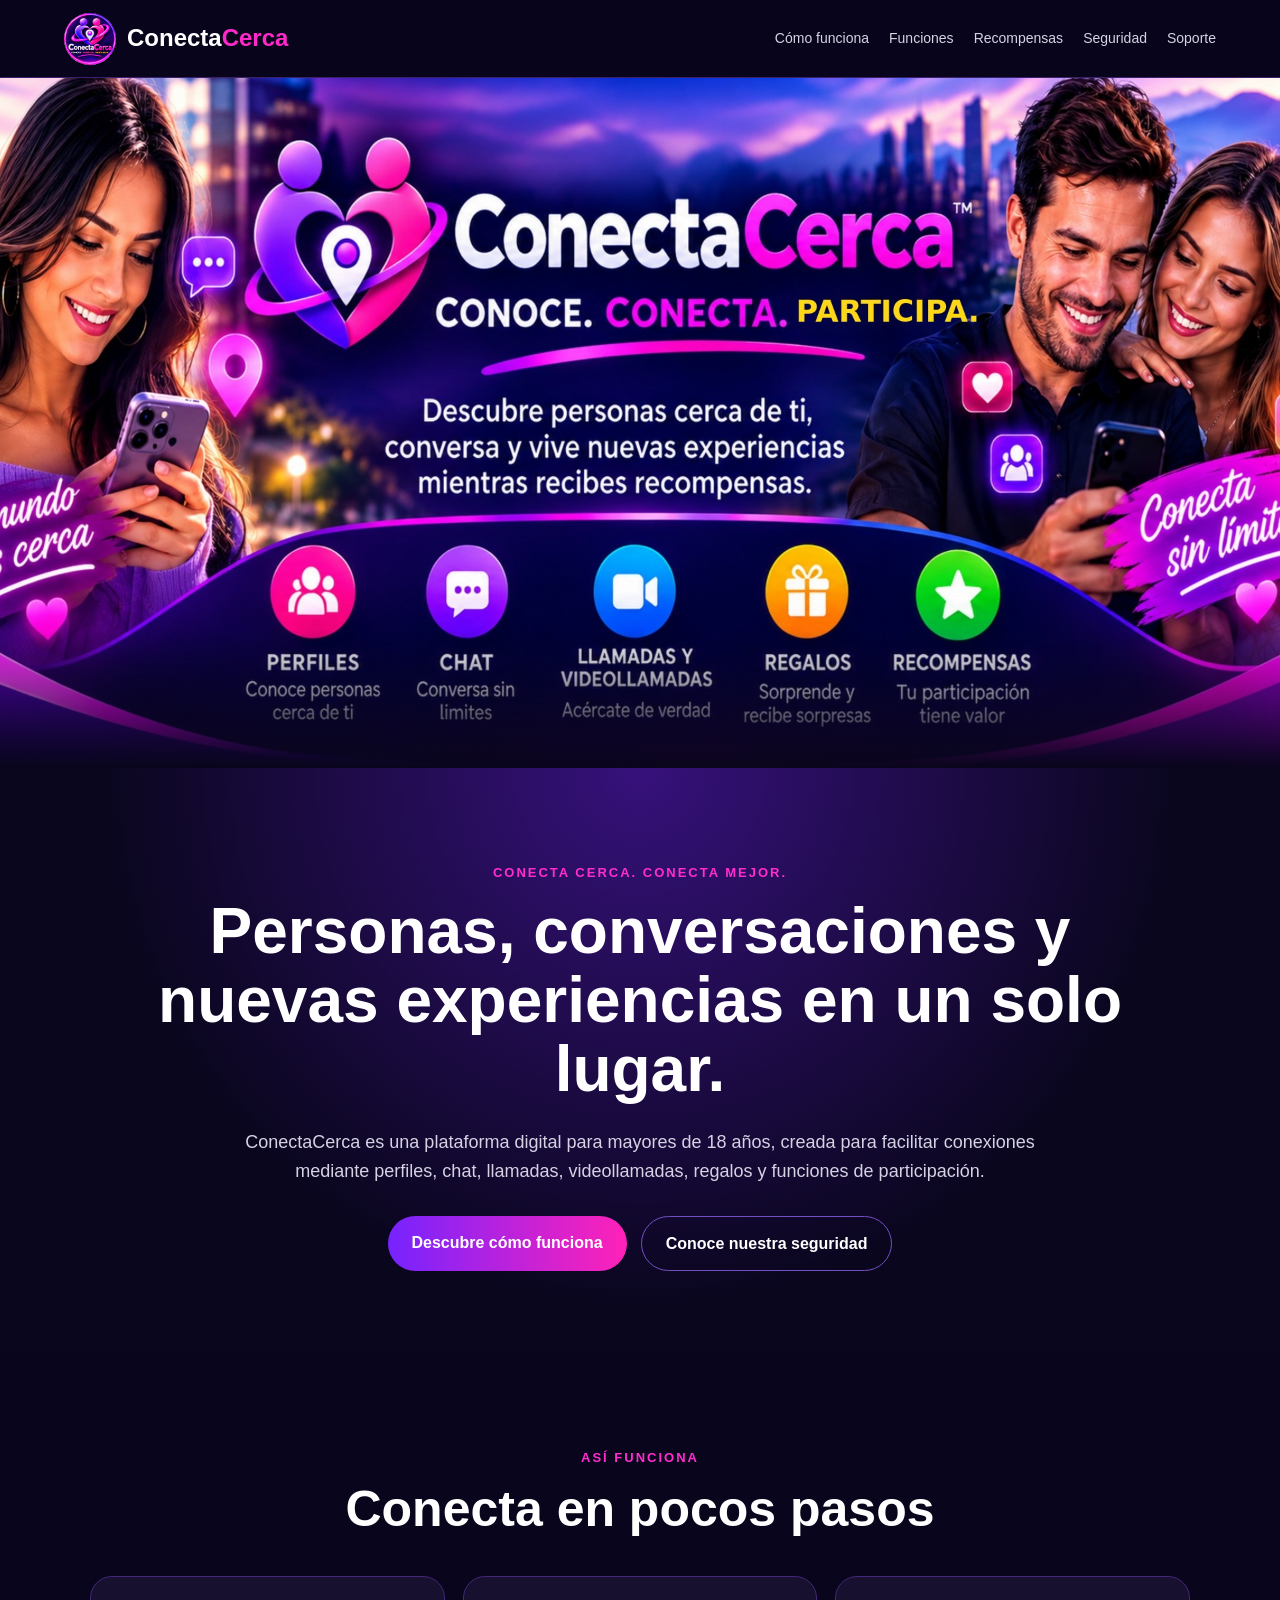
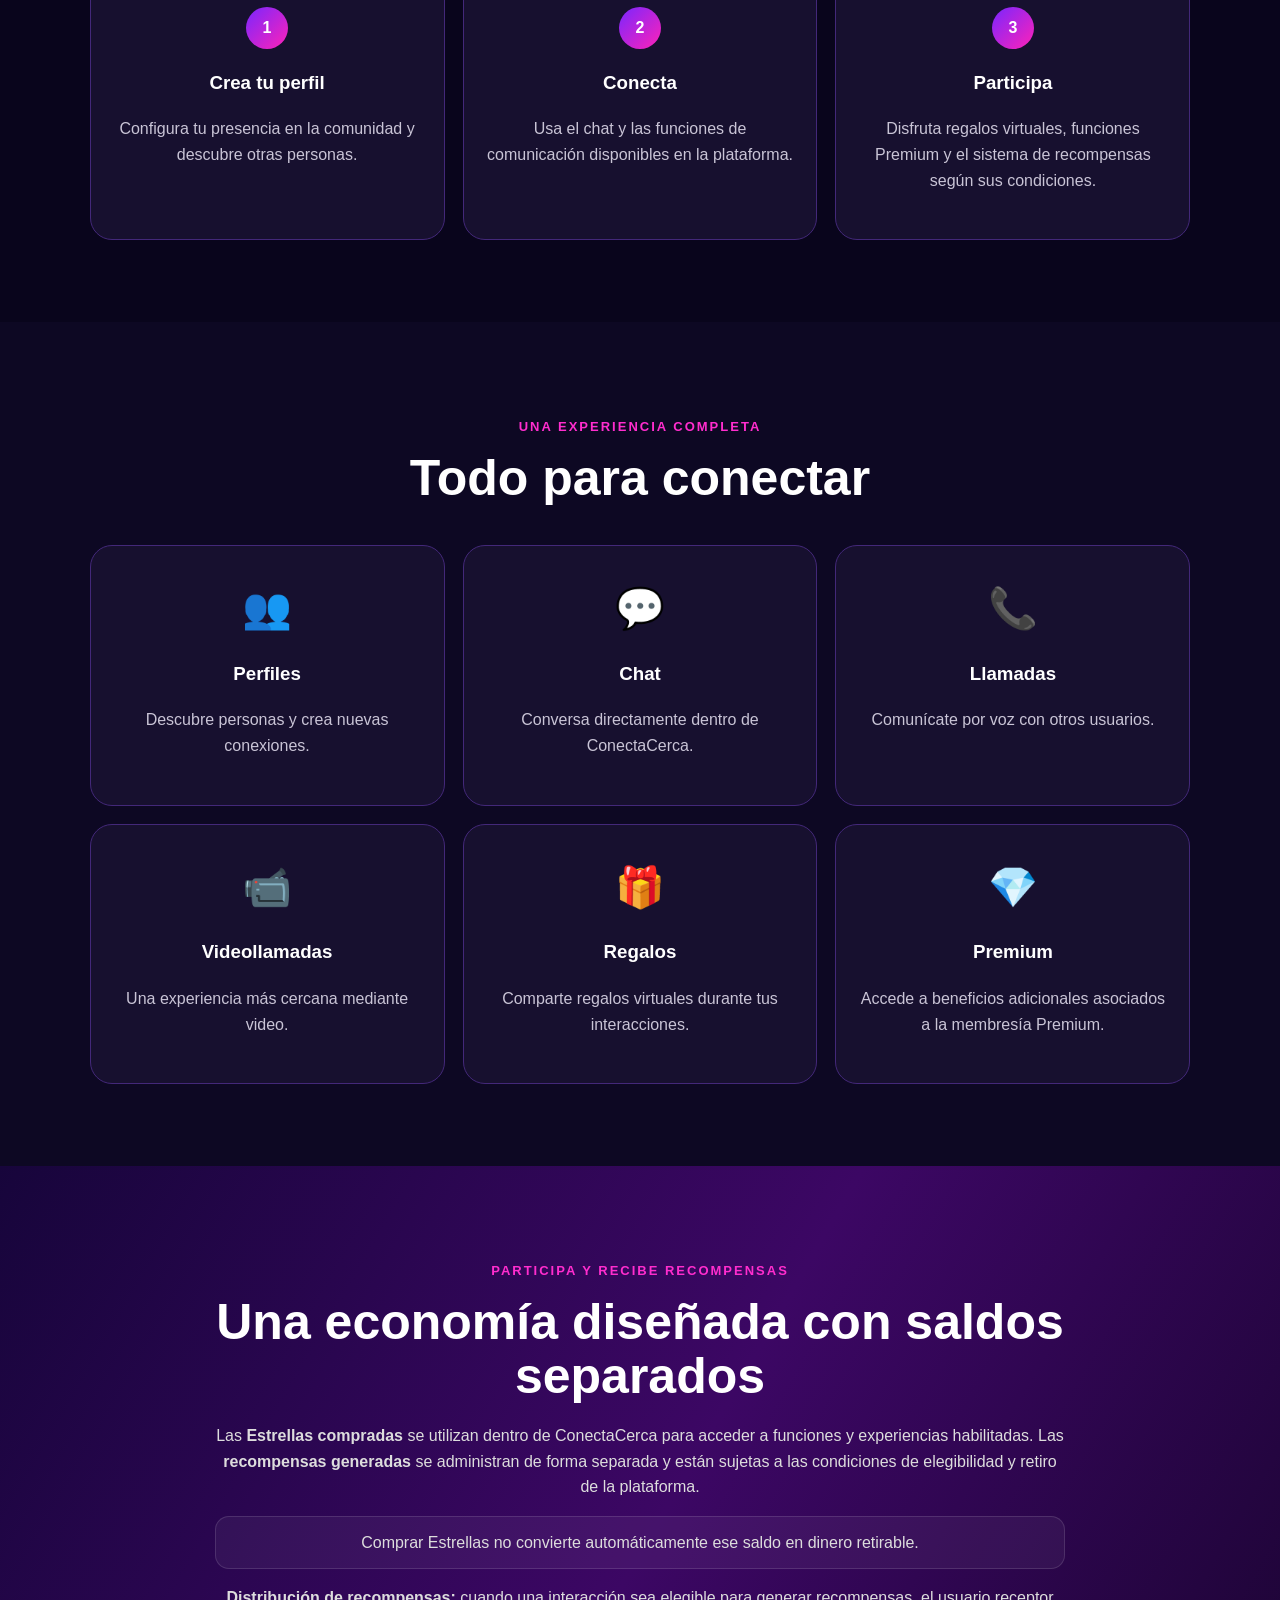
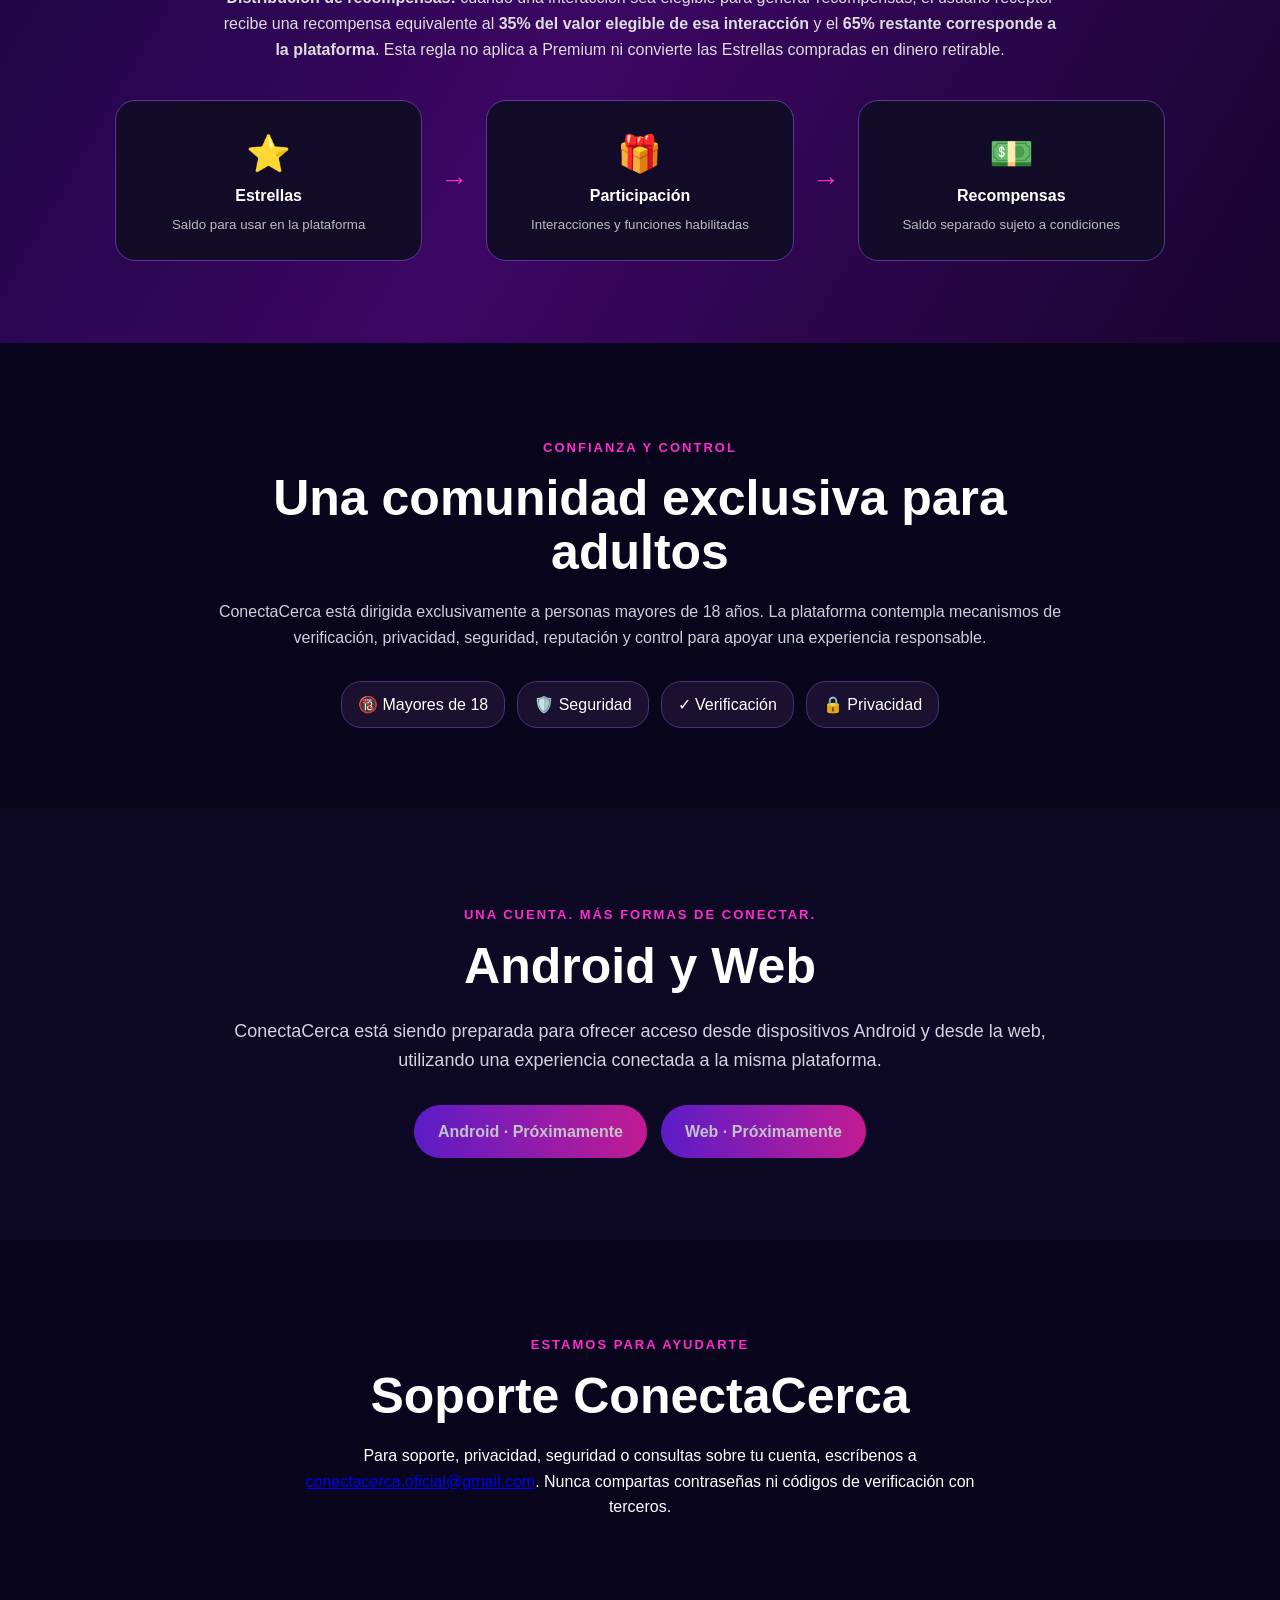
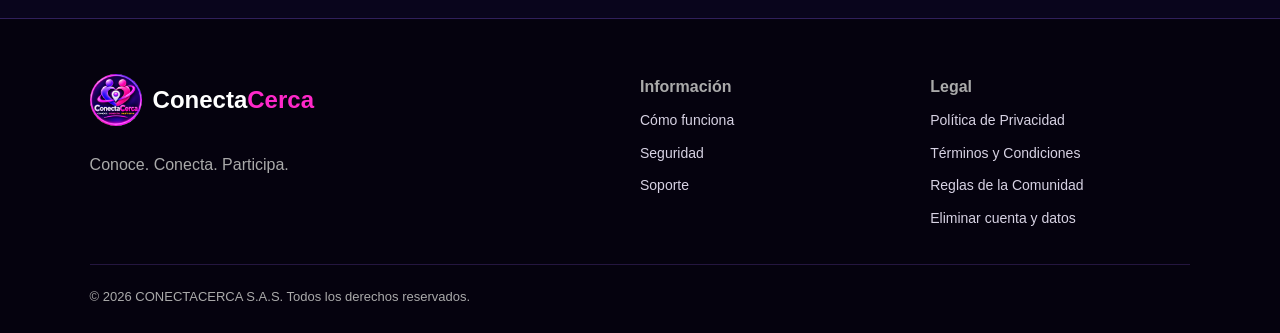
<file: index.html>
<!doctype html>
<html lang="es">
<head>
<meta charset="utf-8"><meta name="viewport" content="width=device-width,initial-scale=1">
<meta name="description" content="ConectaCerca: plataforma para mayores de 18 años con perfiles, chat, llamadas, videollamadas, regalos y recompensas.">
<title>ConectaCerca | Conoce. Conecta. Participa.</title>
<link rel="stylesheet" href="styles.css">
</head>
<body>
<header class="topbar">
<a class="brand" href="#inicio"><img src="logo-conectacerca.jpg" alt="Logo ConectaCerca"><b>Conecta<span>Cerca</span></b></a>
<nav><a href="#como">Cómo funciona</a><a href="#funciones">Funciones</a><a href="#recompensas">Recompensas</a><a href="#seguridad">Seguridad</a><a href="#soporte">Soporte</a></nav>
</header>

<main id="inicio">
<section class="hero">
<img src="portada-conectacerca.jpg" alt="ConectaCerca - Conoce, conecta y participa">
<div class="heroShade"></div>
</section>

<section class="intro">
<p class="eyebrow">CONECTA CERCA. CONECTA MEJOR.</p>
<h1>Personas, conversaciones y nuevas experiencias en un solo lugar.</h1>
<p class="lead">ConectaCerca es una plataforma digital para mayores de 18 años, creada para facilitar conexiones mediante perfiles, chat, llamadas, videollamadas, regalos y funciones de participación.</p>
<div class="actions"><a class="btn" href="#como">Descubre cómo funciona</a><a class="btn ghost" href="#seguridad">Conoce nuestra seguridad</a></div>
</section>

<section id="como" class="section">
<p class="eyebrow">ASÍ FUNCIONA</p><h2>Conecta en pocos pasos</h2>
<div class="steps">
<article><span>1</span><h3>Crea tu perfil</h3><p>Configura tu presencia en la comunidad y descubre otras personas.</p></article>
<article><span>2</span><h3>Conecta</h3><p>Usa el chat y las funciones de comunicación disponibles en la plataforma.</p></article>
<article><span>3</span><h3>Participa</h3><p>Disfruta regalos virtuales, funciones Premium y el sistema de recompensas según sus condiciones.</p></article>
</div>
</section>

<section id="funciones" class="section alt">
<p class="eyebrow">UNA EXPERIENCIA COMPLETA</p><h2>Todo para conectar</h2>
<div class="cards">
<article><div class="icon">👥</div><h3>Perfiles</h3><p>Descubre personas y crea nuevas conexiones.</p></article>
<article><div class="icon">💬</div><h3>Chat</h3><p>Conversa directamente dentro de ConectaCerca.</p></article>
<article><div class="icon">📞</div><h3>Llamadas</h3><p>Comunícate por voz con otros usuarios.</p></article>
<article><div class="icon">📹</div><h3>Videollamadas</h3><p>Una experiencia más cercana mediante video.</p></article>
<article><div class="icon">🎁</div><h3>Regalos</h3><p>Comparte regalos virtuales durante tus interacciones.</p></article>
<article><div class="icon">💎</div><h3>Premium</h3><p>Accede a beneficios adicionales asociados a la membresía Premium.</p></article>
</div>
</section>

<section id="recompensas" class="section economy">
<div class="economyText"><p class="eyebrow">PARTICIPA Y RECIBE RECOMPENSAS</p><h2>Una economía diseñada con saldos separados</h2>
<p>Las <strong>Estrellas compradas</strong> se utilizan dentro de ConectaCerca para acceder a funciones y experiencias habilitadas. Las <strong>recompensas generadas</strong> se administran de forma separada y están sujetas a las condiciones de elegibilidad y retiro de la plataforma.</p>
<p class="note">Comprar Estrellas no convierte automáticamente ese saldo en dinero retirable.</p>
          <p><strong>Distribución de recompensas:</strong> cuando una interacción sea elegible para generar recompensas, el usuario receptor recibe una recompensa equivalente al <strong>35% del valor elegible de esa interacción</strong> y el <strong>65% restante corresponde a la plataforma</strong>. Esta regla no aplica a Premium ni convierte las Estrellas compradas en dinero retirable.</p></div>
<div class="balance">
<div><span>⭐</span><b>Estrellas</b><small>Saldo para usar en la plataforma</small></div>
<div class="arrow">→</div>
<div><span>🎁</span><b>Participación</b><small>Interacciones y funciones habilitadas</small></div>
<div class="arrow">→</div>
<div><span>💵</span><b>Recompensas</b><small>Saldo separado sujeto a condiciones</small></div>
</div>
</section>

<section id="seguridad" class="section safety">
<div><p class="eyebrow">CONFIANZA Y CONTROL</p><h2>Una comunidad exclusiva para adultos</h2>
<p>ConectaCerca está dirigida exclusivamente a personas mayores de 18 años. La plataforma contempla mecanismos de verificación, privacidad, seguridad, reputación y control para apoyar una experiencia responsable.</p>
<div class="badges"><span>🔞 Mayores de 18</span><span>🛡️ Seguridad</span><span>✓ Verificación</span><span>🔒 Privacidad</span></div></div>
</section>

<section class="section access">
<p class="eyebrow">UNA CUENTA. MÁS FORMAS DE CONECTAR.</p><h2>Android y Web</h2>
<p class="lead">ConectaCerca está siendo preparada para ofrecer acceso desde dispositivos Android y desde la web, utilizando una experiencia conectada a la misma plataforma.</p>
<div class="actions"><span class="btn disabled">Android · Próximamente</span><span class="btn disabled">Web · Próximamente</span></div>
</section>

<section id="soporte" class="section support">
<p class="eyebrow">ESTAMOS PARA AYUDARTE</p><h2>Soporte ConectaCerca</h2>
<p>Para soporte, privacidad, seguridad o consultas sobre tu cuenta, escríbenos a <a href="mailto:conectacerca.oficial@gmail.com">conectacerca.oficial@gmail.com</a>. Nunca compartas contraseñas ni códigos de verificación con terceros.</p>
</section>
</main>

<footer>
<div class="footerGrid">
<div><div class="brand"><img src="logo-conectacerca.jpg" alt=""><b>Conecta<span>Cerca</span></b></div><p>Conoce. Conecta. Participa.</p></div>
<div><b>Información</b><a href="#como">Cómo funciona</a><a href="#seguridad">Seguridad</a><a href="#soporte">Soporte</a></div>
<div><b>Legal</b><a href="privacidad.html">Política de Privacidad</a><a href="terminos.html">Términos y Condiciones</a><a href="reglas.html">Reglas de la Comunidad</a><a href="eliminar-cuenta.html">Eliminar cuenta y datos</a></div>
</div>
<div class="copyright">© 2026 CONECTACERCA S.A.S. Todos los derechos reservados.</div>
</footer>
</body></html>
</file>
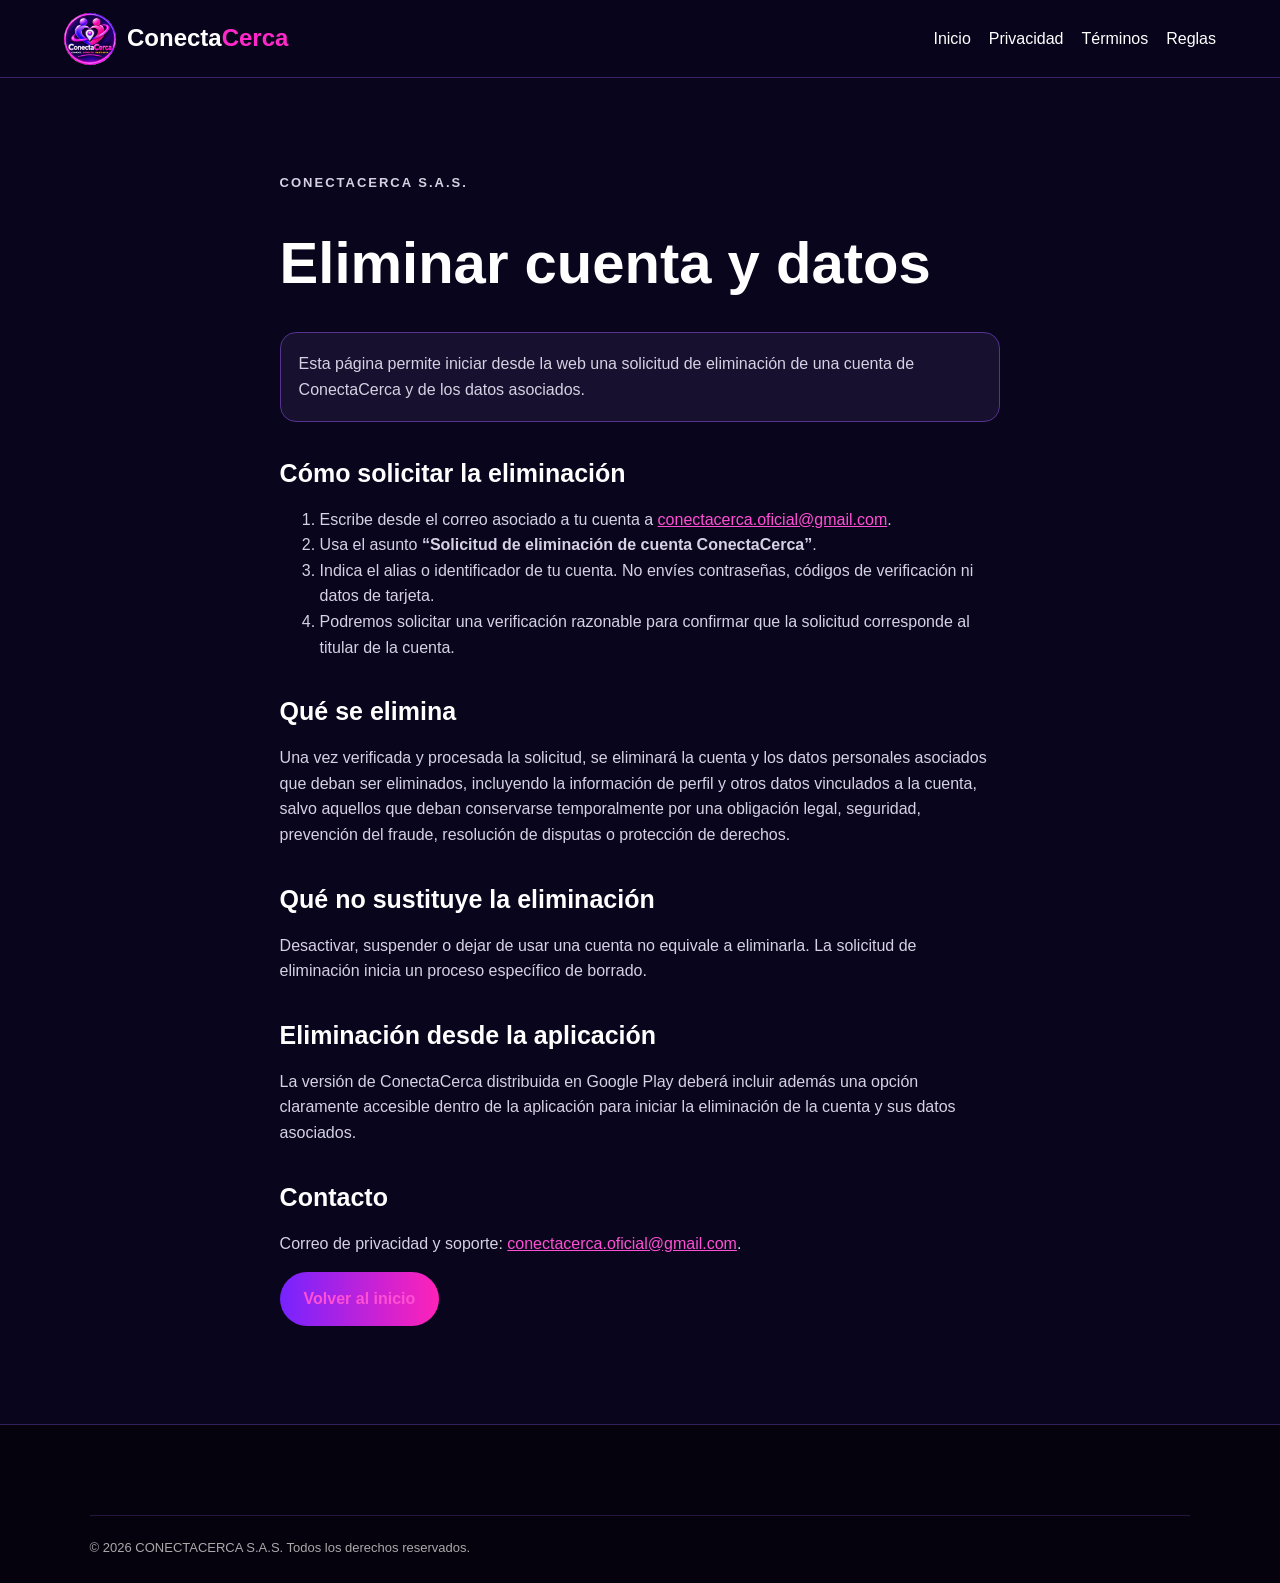
<file: eliminar-cuenta.html>
<!doctype html>
<html lang="es"><head><meta charset="utf-8"><meta name="viewport" content="width=device-width,initial-scale=1">
<title>Eliminar cuenta y datos | ConectaCerca</title><link rel="stylesheet" href="styles.css">
<style>.legal{max-width:900px;margin:auto;text-align:left}.legal h1{font-size:clamp(38px,5vw,58px);line-height:1.05}.legal h2{font-size:25px;margin-top:38px}.legal p,.legal li{color:#d6d1e3}.legal .notice{background:#17102f;border:1px solid #55338f;border-radius:16px;padding:18px}.legal a{color:#ff4fd4}.legal ul{padding-left:24px}.legalnav{display:flex;gap:18px;flex-wrap:wrap}.legalnav a{color:#fff;text-decoration:none}</style></head>
<body><header class="topbar"><a class="brand" href="index.html"><img src="logo-conectacerca.jpg" alt="Logo ConectaCerca"><b>Conecta<span>Cerca</span></b></a><div class="legalnav"><a href="index.html">Inicio</a><a href="privacidad.html">Privacidad</a><a href="terminos.html">Términos</a><a href="reglas.html">Reglas</a></div></header>
<main class="section legal"><p class="eyebrow">CONECTACERCA S.A.S.</p><h1>Eliminar cuenta y datos</h1>
<p class="notice">Esta página permite iniciar desde la web una solicitud de eliminación de una cuenta de ConectaCerca y de los datos asociados.</p>
<h2>Cómo solicitar la eliminación</h2><ol><li>Escribe desde el correo asociado a tu cuenta a <a href="mailto:conectacerca.oficial@gmail.com?subject=Solicitud%20de%20eliminaci%C3%B3n%20de%20cuenta%20ConectaCerca">conectacerca.oficial@gmail.com</a>.</li><li>Usa el asunto <strong>“Solicitud de eliminación de cuenta ConectaCerca”</strong>.</li><li>Indica el alias o identificador de tu cuenta. No envíes contraseñas, códigos de verificación ni datos de tarjeta.</li><li>Podremos solicitar una verificación razonable para confirmar que la solicitud corresponde al titular de la cuenta.</li></ol>
<h2>Qué se elimina</h2><p>Una vez verificada y procesada la solicitud, se eliminará la cuenta y los datos personales asociados que deban ser eliminados, incluyendo la información de perfil y otros datos vinculados a la cuenta, salvo aquellos que deban conservarse temporalmente por una obligación legal, seguridad, prevención del fraude, resolución de disputas o protección de derechos.</p>
<h2>Qué no sustituye la eliminación</h2><p>Desactivar, suspender o dejar de usar una cuenta no equivale a eliminarla. La solicitud de eliminación inicia un proceso específico de borrado.</p>
<h2>Eliminación desde la aplicación</h2><p>La versión de ConectaCerca distribuida en Google Play deberá incluir además una opción claramente accesible dentro de la aplicación para iniciar la eliminación de la cuenta y sus datos asociados.</p>
<h2>Contacto</h2><p>Correo de privacidad y soporte: <a href="mailto:conectacerca.oficial@gmail.com">conectacerca.oficial@gmail.com</a>.</p>
<p><a class="btn" href="index.html">Volver al inicio</a></p></main><footer><div class="copyright">© 2026 CONECTACERCA S.A.S. Todos los derechos reservados.</div></footer></body></html>
</file>
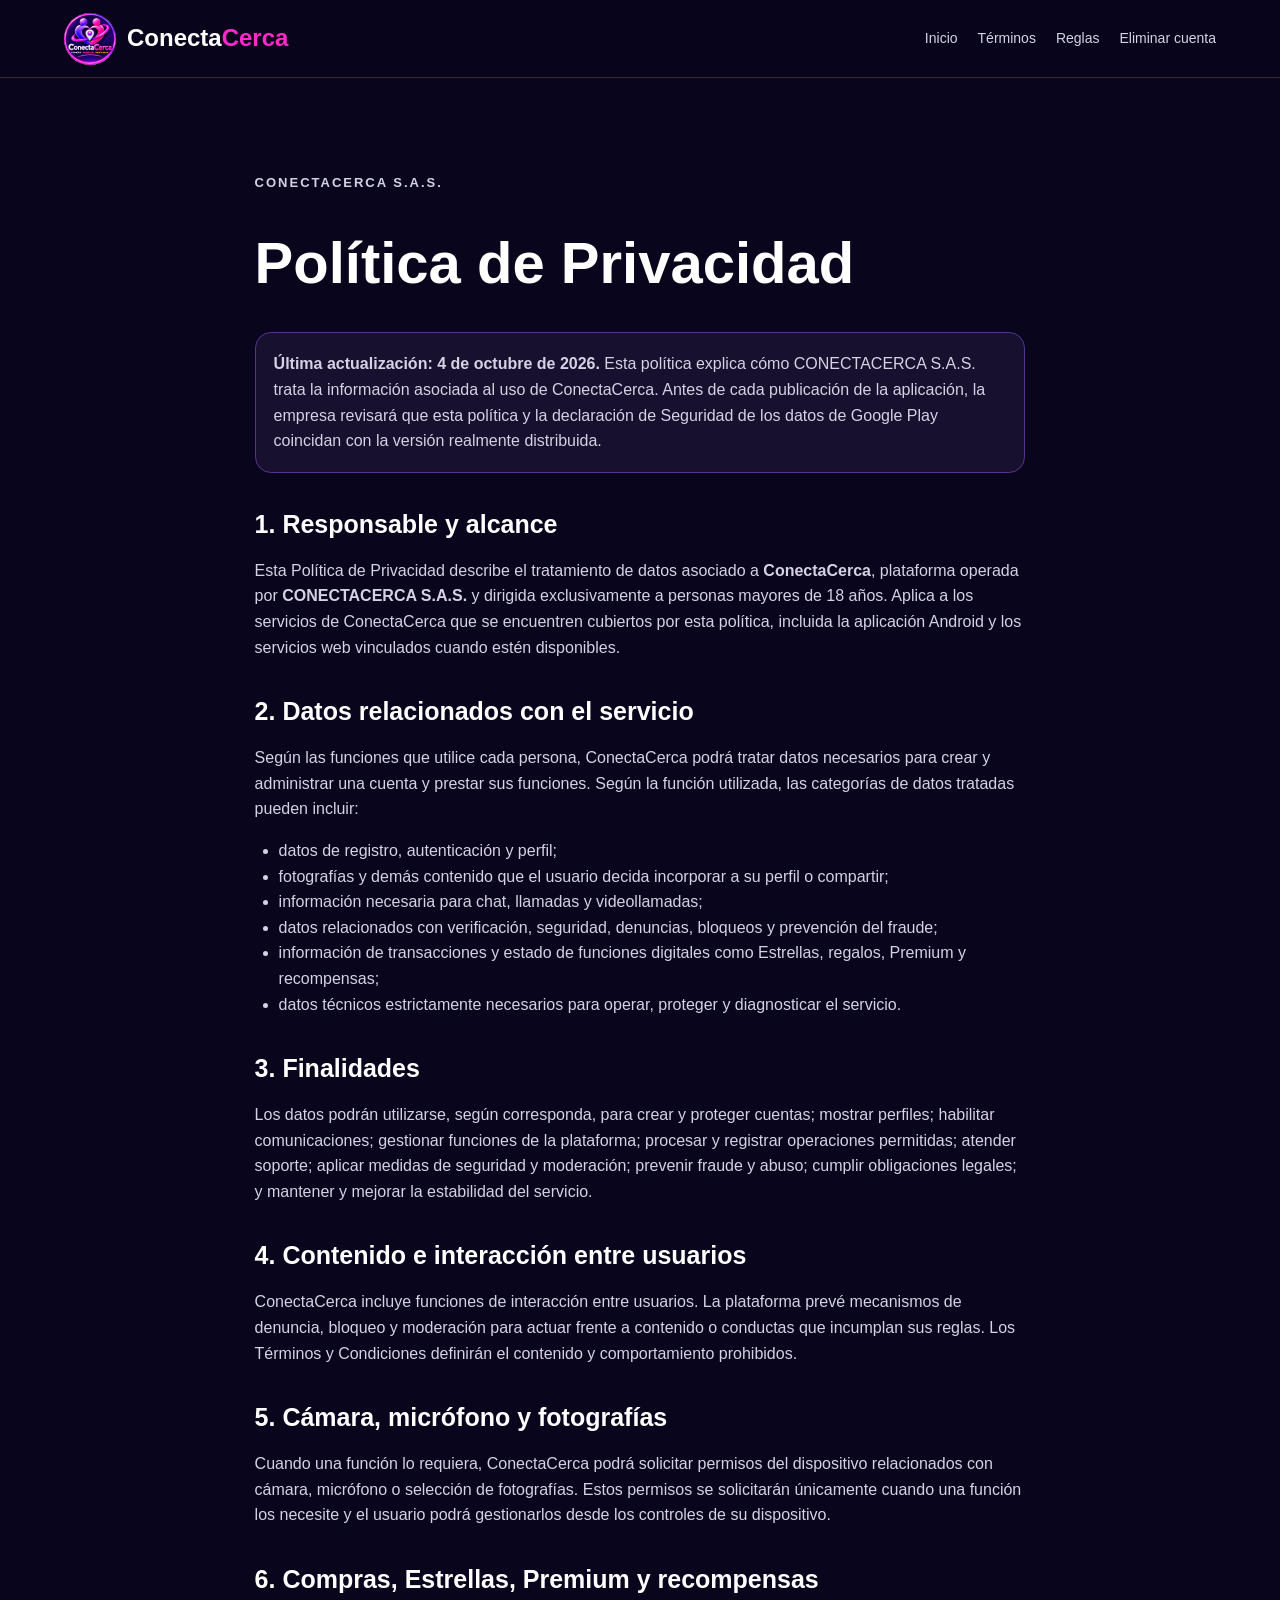
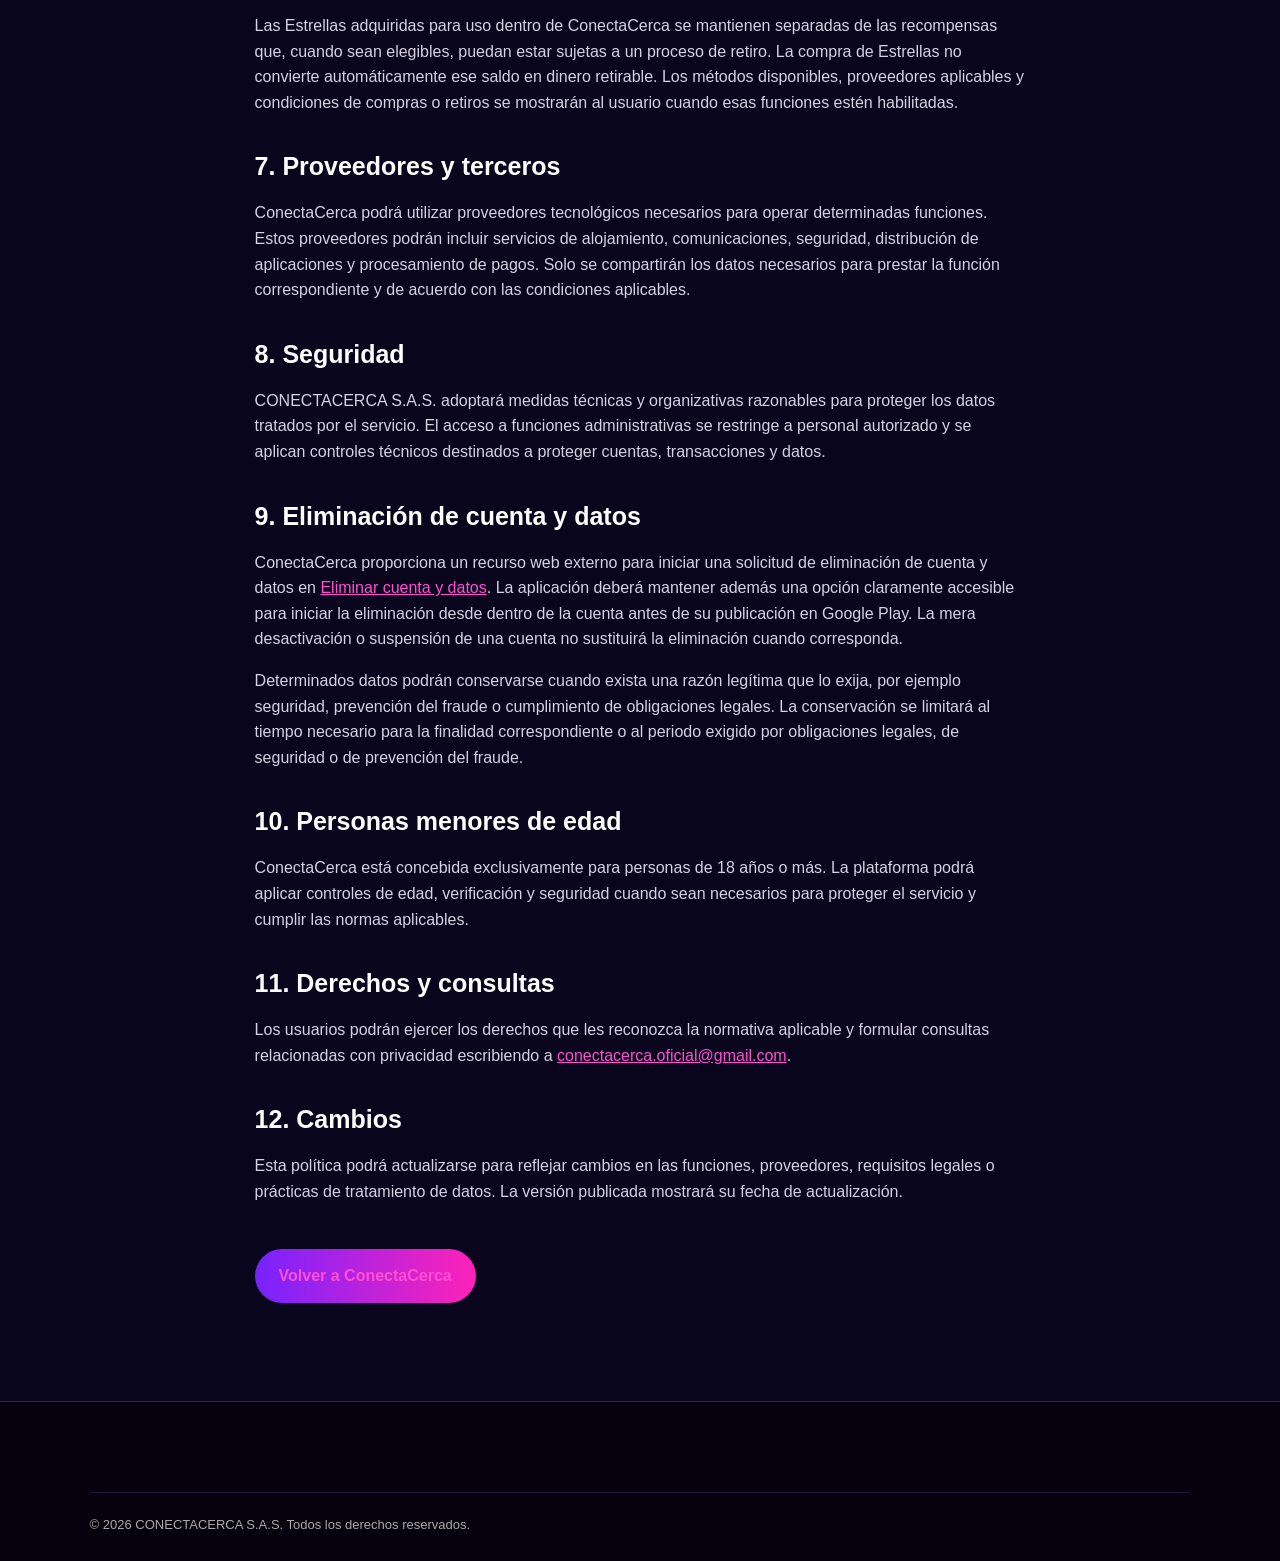
<file: privacidad.html>
<!doctype html><html lang="es"><head><meta charset="utf-8"><meta name="viewport" content="width=device-width,initial-scale=1"><title>Política de Privacidad | ConectaCerca</title><link rel="stylesheet" href="styles.css"><style>.legal{max-width:950px;margin:auto;text-align:left}.legal h1{font-size:clamp(38px,5vw,58px);line-height:1.05}.legal h2{font-size:25px;margin-top:38px}.legal p,.legal li{color:#d6d1e3}.legal .notice{background:#17102f;border:1px solid #55338f;border-radius:16px;padding:18px}.legal a{color:#ff4fd4}.legal ul{padding-left:24px}</style></head><body>
<header class="topbar"><a class="brand" href="index.html"><img src="logo-conectacerca.jpg" alt="Logo ConectaCerca"><b>Conecta<span>Cerca</span></b></a><nav><a href="index.html">Inicio</a><a href="terminos.html">Términos</a><a href="reglas.html">Reglas</a><a href="eliminar-cuenta.html">Eliminar cuenta</a></nav></header>
<main class="section legal"><p class="eyebrow">CONECTACERCA S.A.S.</p><h1>Política de Privacidad</h1>
<p class="notice"><strong>Última actualización: 4 de octubre de 2026.</strong> Esta política explica cómo CONECTACERCA S.A.S. trata la información asociada al uso de ConectaCerca. Antes de cada publicación de la aplicación, la empresa revisará que esta política y la declaración de Seguridad de los datos de Google Play coincidan con la versión realmente distribuida.</p>
<h2>1. Responsable y alcance</h2><p>Esta Política de Privacidad describe el tratamiento de datos asociado a <strong>ConectaCerca</strong>, plataforma operada por <strong>CONECTACERCA S.A.S.</strong> y dirigida exclusivamente a personas mayores de 18 años. Aplica a los servicios de ConectaCerca que se encuentren cubiertos por esta política, incluida la aplicación Android y los servicios web vinculados cuando estén disponibles.</p>
<h2>2. Datos relacionados con el servicio</h2><p>Según las funciones que utilice cada persona, ConectaCerca podrá tratar datos necesarios para crear y administrar una cuenta y prestar sus funciones. Según la función utilizada, las categorías de datos tratadas pueden incluir:</p><ul><li>datos de registro, autenticación y perfil;</li><li>fotografías y demás contenido que el usuario decida incorporar a su perfil o compartir;</li><li>información necesaria para chat, llamadas y videollamadas;</li><li>datos relacionados con verificación, seguridad, denuncias, bloqueos y prevención del fraude;</li><li>información de transacciones y estado de funciones digitales como Estrellas, regalos, Premium y recompensas;</li><li>datos técnicos estrictamente necesarios para operar, proteger y diagnosticar el servicio.</li></ul>
<h2>3. Finalidades</h2><p>Los datos podrán utilizarse, según corresponda, para crear y proteger cuentas; mostrar perfiles; habilitar comunicaciones; gestionar funciones de la plataforma; procesar y registrar operaciones permitidas; atender soporte; aplicar medidas de seguridad y moderación; prevenir fraude y abuso; cumplir obligaciones legales; y mantener y mejorar la estabilidad del servicio.</p>
<h2>4. Contenido e interacción entre usuarios</h2><p>ConectaCerca incluye funciones de interacción entre usuarios. La plataforma prevé mecanismos de denuncia, bloqueo y moderación para actuar frente a contenido o conductas que incumplan sus reglas. Los Términos y Condiciones definirán el contenido y comportamiento prohibidos.</p>
<h2>5. Cámara, micrófono y fotografías</h2><p>Cuando una función lo requiera, ConectaCerca podrá solicitar permisos del dispositivo relacionados con cámara, micrófono o selección de fotografías. Estos permisos se solicitarán únicamente cuando una función los necesite y el usuario podrá gestionarlos desde los controles de su dispositivo.</p>
<h2>6. Compras, Estrellas, Premium y recompensas</h2><p>Las Estrellas adquiridas para uso dentro de ConectaCerca se mantienen separadas de las recompensas que, cuando sean elegibles, puedan estar sujetas a un proceso de retiro. La compra de Estrellas no convierte automáticamente ese saldo en dinero retirable. Los métodos disponibles, proveedores aplicables y condiciones de compras o retiros se mostrarán al usuario cuando esas funciones estén habilitadas.</p>
<h2>7. Proveedores y terceros</h2><p>ConectaCerca podrá utilizar proveedores tecnológicos necesarios para operar determinadas funciones. Estos proveedores podrán incluir servicios de alojamiento, comunicaciones, seguridad, distribución de aplicaciones y procesamiento de pagos. Solo se compartirán los datos necesarios para prestar la función correspondiente y de acuerdo con las condiciones aplicables.</p>
<h2>8. Seguridad</h2><p>CONECTACERCA S.A.S. adoptará medidas técnicas y organizativas razonables para proteger los datos tratados por el servicio. El acceso a funciones administrativas se restringe a personal autorizado y se aplican controles técnicos destinados a proteger cuentas, transacciones y datos.</p>
<h2 id="eliminacion">9. Eliminación de cuenta y datos</h2><p>ConectaCerca proporciona un recurso web externo para iniciar una solicitud de eliminación de cuenta y datos en <a href="eliminar-cuenta.html">Eliminar cuenta y datos</a>. La aplicación deberá mantener además una opción claramente accesible para iniciar la eliminación desde dentro de la cuenta antes de su publicación en Google Play. La mera desactivación o suspensión de una cuenta no sustituirá la eliminación cuando corresponda.</p><p>Determinados datos podrán conservarse cuando exista una razón legítima que lo exija, por ejemplo seguridad, prevención del fraude o cumplimiento de obligaciones legales. La conservación se limitará al tiempo necesario para la finalidad correspondiente o al periodo exigido por obligaciones legales, de seguridad o de prevención del fraude.</p>
<h2>10. Personas menores de edad</h2><p>ConectaCerca está concebida exclusivamente para personas de 18 años o más. La plataforma podrá aplicar controles de edad, verificación y seguridad cuando sean necesarios para proteger el servicio y cumplir las normas aplicables.</p>
<h2>11. Derechos y consultas</h2><p>Los usuarios podrán ejercer los derechos que les reconozca la normativa aplicable y formular consultas relacionadas con privacidad escribiendo a <a href="mailto:conectacerca.oficial@gmail.com">conectacerca.oficial@gmail.com</a>.</p>
<h2>12. Cambios</h2><p>Esta política podrá actualizarse para reflejar cambios en las funciones, proveedores, requisitos legales o prácticas de tratamiento de datos. La versión publicada mostrará su fecha de actualización.</p>
<p style="margin-top:45px"><a class="btn" href="index.html">Volver a ConectaCerca</a></p></main>
<footer><div class="copyright">© 2026 CONECTACERCA S.A.S. Todos los derechos reservados.</div></footer></body></html>
</file>
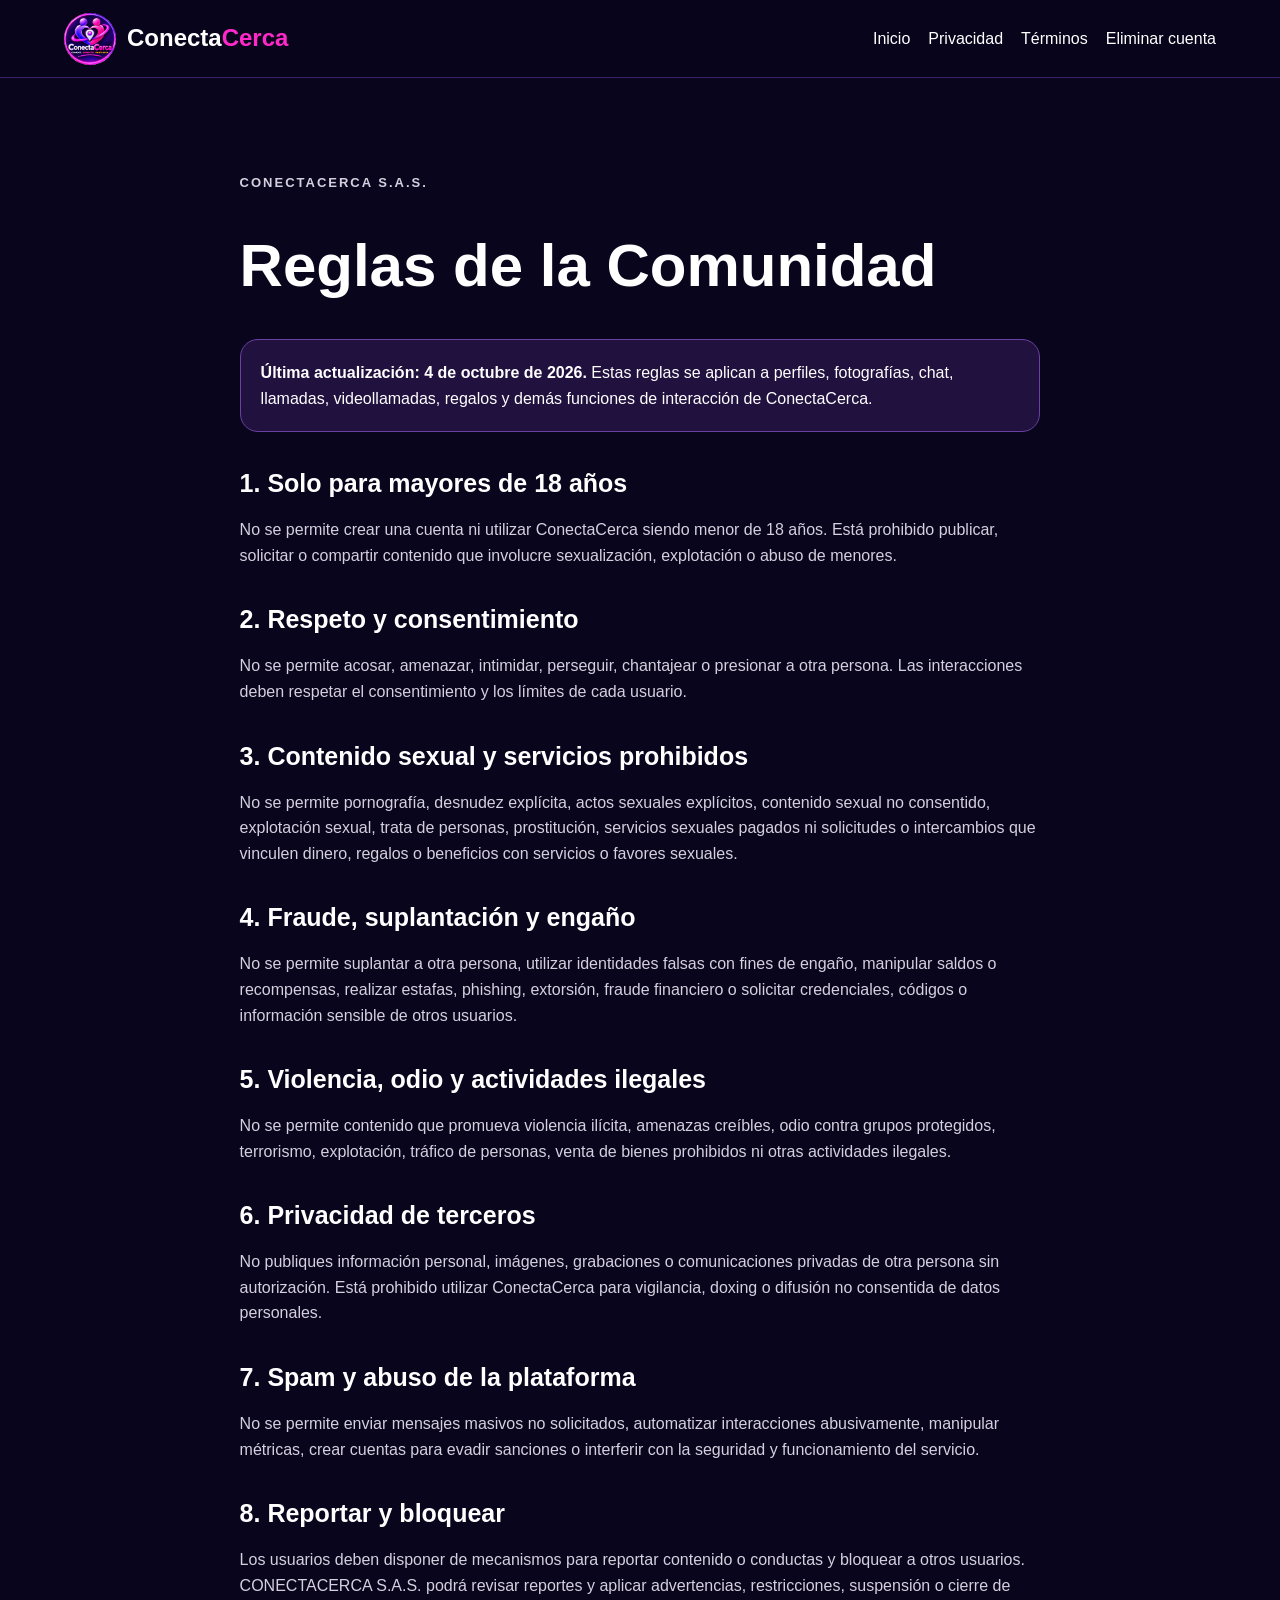
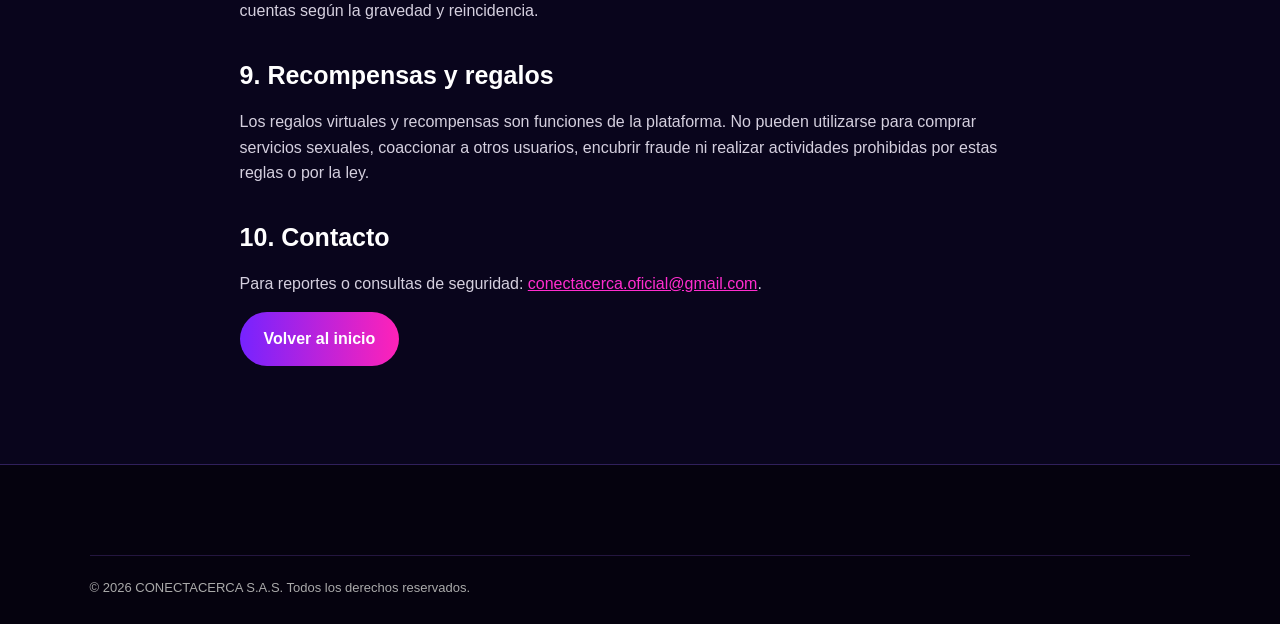
<file: reglas.html>
<!doctype html>
<html lang="es"><head><meta charset="utf-8"><meta name="viewport" content="width=device-width,initial-scale=1">
<title>Reglas de la Comunidad | ConectaCerca</title><link rel="stylesheet" href="styles.css">
<style>.legal{max-width:980px;margin:auto;text-align:left}.legal h1{font-size:clamp(38px,5vw,60px);line-height:1.08}.legal h2{font-size:25px;margin-top:38px}.legal p,.legal li{color:#d5d0df}.legal strong{color:#fff}.notice{background:#21113e;border:1px solid #6841a1;border-radius:18px;padding:20px;margin:24px 0}.legalnav{display:flex;gap:18px;flex-wrap:wrap}.legalnav a{color:#fff;text-decoration:none}</style></head>
<body><header class="topbar"><a class="brand" href="index.html"><img src="logo-conectacerca.jpg" alt="Logo ConectaCerca"><b>Conecta<span>Cerca</span></b></a><div class="legalnav"><a href="index.html">Inicio</a><a href="privacidad.html">Privacidad</a><a href="terminos.html">Términos</a><a href="eliminar-cuenta.html">Eliminar cuenta</a></div></header>
<main class="section legal"><p class="eyebrow">CONECTACERCA S.A.S.</p><h1>Reglas de la Comunidad</h1><div class="notice"><strong>Última actualización: 4 de octubre de 2026.</strong> Estas reglas se aplican a perfiles, fotografías, chat, llamadas, videollamadas, regalos y demás funciones de interacción de ConectaCerca.</div>
<h2>1. Solo para mayores de 18 años</h2><p>No se permite crear una cuenta ni utilizar ConectaCerca siendo menor de 18 años. Está prohibido publicar, solicitar o compartir contenido que involucre sexualización, explotación o abuso de menores.</p>
<h2>2. Respeto y consentimiento</h2><p>No se permite acosar, amenazar, intimidar, perseguir, chantajear o presionar a otra persona. Las interacciones deben respetar el consentimiento y los límites de cada usuario.</p>
<h2>3. Contenido sexual y servicios prohibidos</h2><p>No se permite pornografía, desnudez explícita, actos sexuales explícitos, contenido sexual no consentido, explotación sexual, trata de personas, prostitución, servicios sexuales pagados ni solicitudes o intercambios que vinculen dinero, regalos o beneficios con servicios o favores sexuales.</p>
<h2>4. Fraude, suplantación y engaño</h2><p>No se permite suplantar a otra persona, utilizar identidades falsas con fines de engaño, manipular saldos o recompensas, realizar estafas, phishing, extorsión, fraude financiero o solicitar credenciales, códigos o información sensible de otros usuarios.</p>
<h2>5. Violencia, odio y actividades ilegales</h2><p>No se permite contenido que promueva violencia ilícita, amenazas creíbles, odio contra grupos protegidos, terrorismo, explotación, tráfico de personas, venta de bienes prohibidos ni otras actividades ilegales.</p>
<h2>6. Privacidad de terceros</h2><p>No publiques información personal, imágenes, grabaciones o comunicaciones privadas de otra persona sin autorización. Está prohibido utilizar ConectaCerca para vigilancia, doxing o difusión no consentida de datos personales.</p>
<h2>7. Spam y abuso de la plataforma</h2><p>No se permite enviar mensajes masivos no solicitados, automatizar interacciones abusivamente, manipular métricas, crear cuentas para evadir sanciones o interferir con la seguridad y funcionamiento del servicio.</p>
<h2>8. Reportar y bloquear</h2><p>Los usuarios deben disponer de mecanismos para reportar contenido o conductas y bloquear a otros usuarios. CONECTACERCA S.A.S. podrá revisar reportes y aplicar advertencias, restricciones, suspensión o cierre de cuentas según la gravedad y reincidencia.</p>
<h2>9. Recompensas y regalos</h2><p>Los regalos virtuales y recompensas son funciones de la plataforma. No pueden utilizarse para comprar servicios sexuales, coaccionar a otros usuarios, encubrir fraude ni realizar actividades prohibidas por estas reglas o por la ley.</p>
<h2>10. Contacto</h2><p>Para reportes o consultas de seguridad: <a href="mailto:conectacerca.oficial@gmail.com" style="color:#ff2dce">conectacerca.oficial@gmail.com</a>.</p>
<p><a class="btn" href="index.html">Volver al inicio</a></p></main><footer><div class="copyright">© 2026 CONECTACERCA S.A.S. Todos los derechos reservados.</div></footer></body></html>
</file>
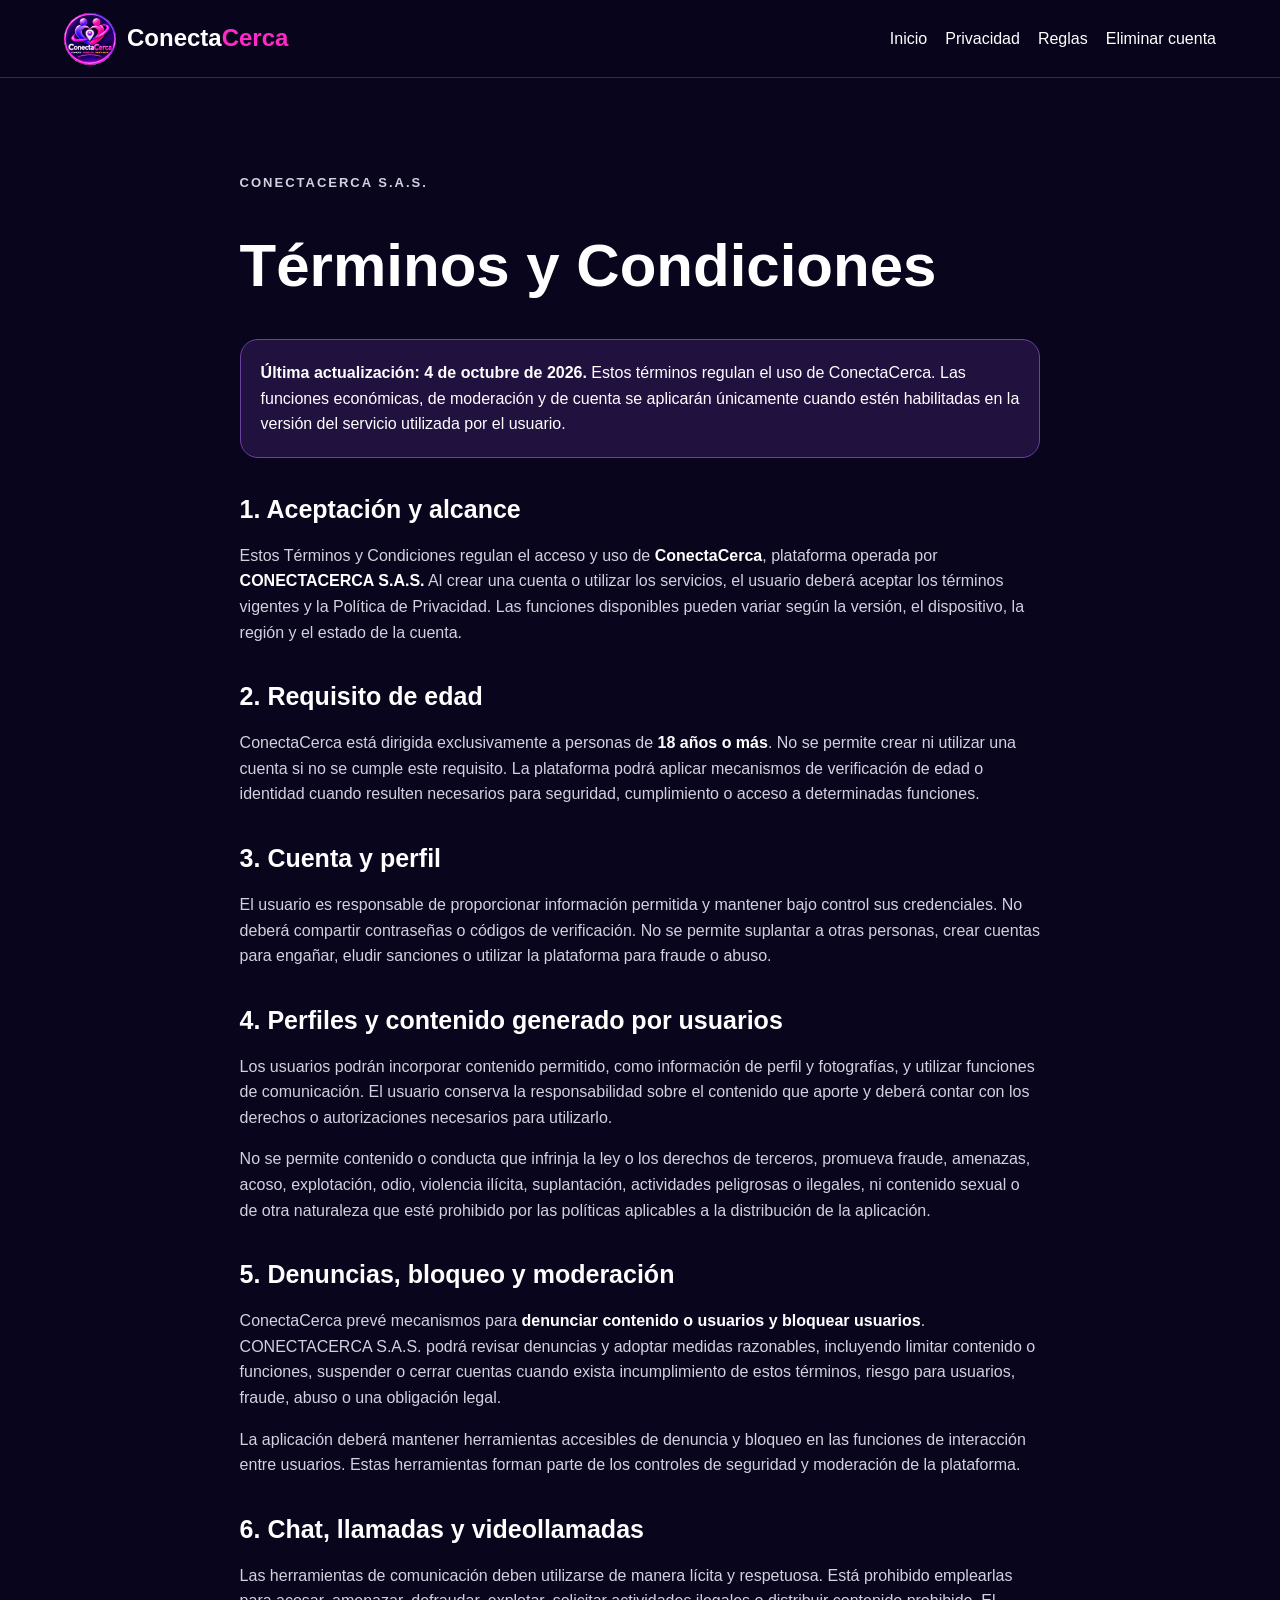
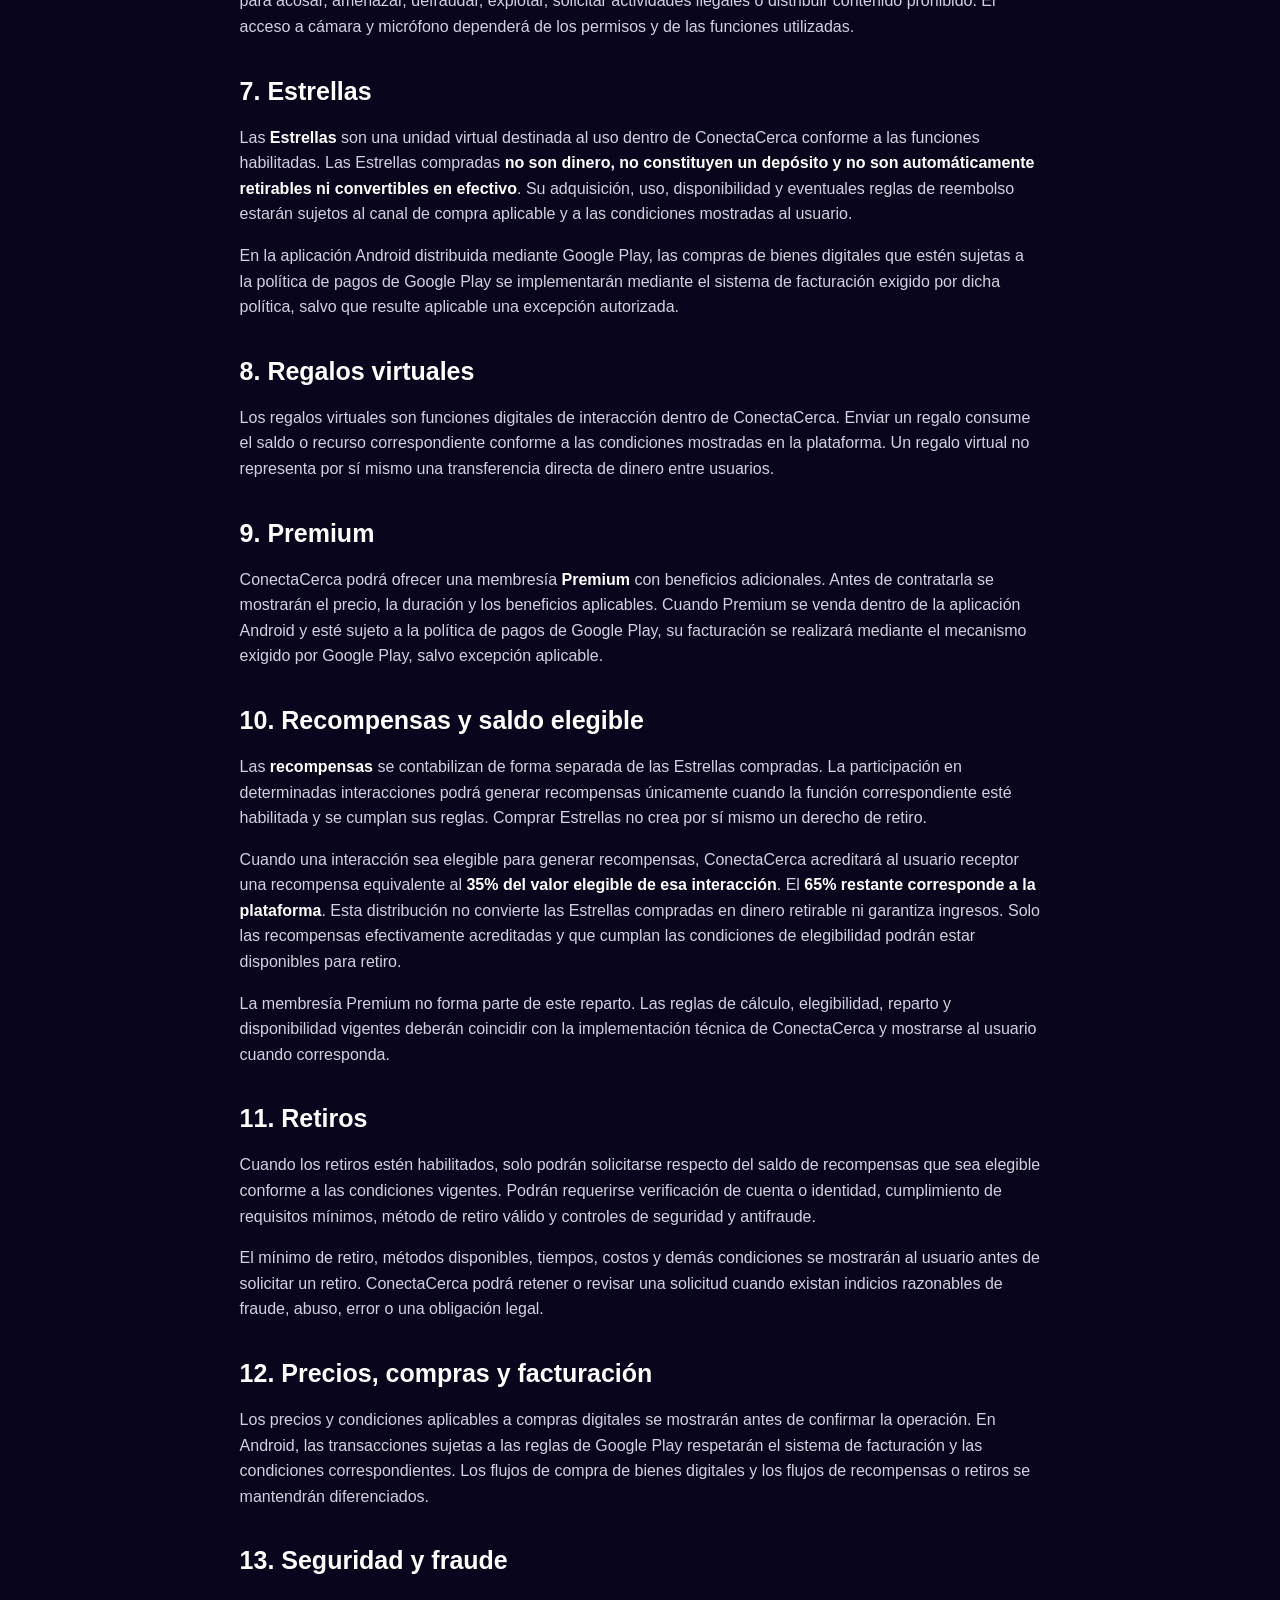
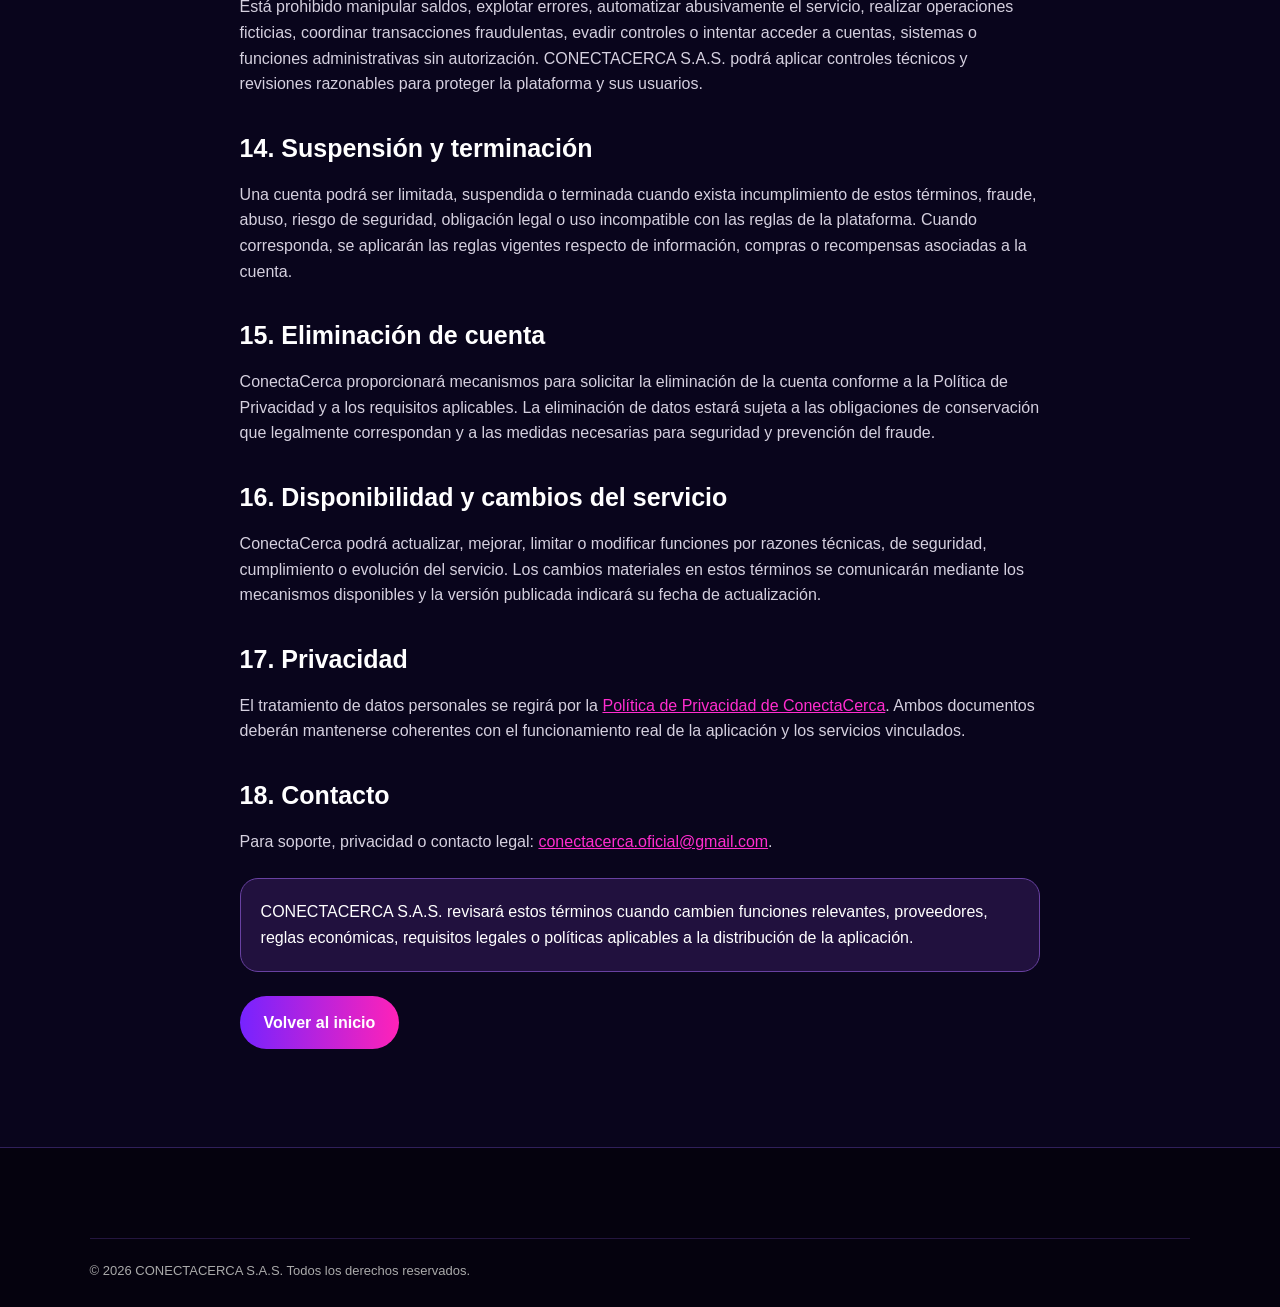
<file: terminos.html>
<!doctype html>
<html lang="es">
<head>
<meta charset="utf-8"><meta name="viewport" content="width=device-width,initial-scale=1">
<title>Términos y Condiciones | ConectaCerca</title>
<link rel="stylesheet" href="styles.css">
<style>
.legal{max-width:980px;margin:auto;text-align:left}.legal h1{font-size:clamp(38px,5vw,60px);line-height:1.08}
.legal h2{font-size:25px;margin-top:38px}.legal p,.legal li{color:#d5d0df}.legal strong{color:#fff}
.notice{background:#21113e;border:1px solid #6841a1;border-radius:18px;padding:20px;margin:24px 0}
.legalnav{display:flex;gap:18px;flex-wrap:wrap}.legalnav a{color:#fff;text-decoration:none}
</style>
</head>
<body>
<header class="topbar">
<a class="brand" href="index.html"><img src="logo-conectacerca.jpg" alt="Logo ConectaCerca"><b>Conecta<span>Cerca</span></b></a>
<div class="legalnav"><a href="index.html">Inicio</a><a href="privacidad.html">Privacidad</a><a href="reglas.html">Reglas</a><a href="eliminar-cuenta.html">Eliminar cuenta</a></div>
</header>

<main class="section legal">
<p class="eyebrow">CONECTACERCA S.A.S.</p>
<h1>Términos y Condiciones</h1>

<div class="notice"><strong>Última actualización: 4 de octubre de 2026.</strong> Estos términos regulan el uso de ConectaCerca. Las funciones económicas, de moderación y de cuenta se aplicarán únicamente cuando estén habilitadas en la versión del servicio utilizada por el usuario.</div>

<h2>1. Aceptación y alcance</h2>
<p>Estos Términos y Condiciones regulan el acceso y uso de <strong>ConectaCerca</strong>, plataforma operada por <strong>CONECTACERCA S.A.S.</strong> Al crear una cuenta o utilizar los servicios, el usuario deberá aceptar los términos vigentes y la Política de Privacidad. Las funciones disponibles pueden variar según la versión, el dispositivo, la región y el estado de la cuenta.</p>

<h2>2. Requisito de edad</h2>
<p>ConectaCerca está dirigida exclusivamente a personas de <strong>18 años o más</strong>. No se permite crear ni utilizar una cuenta si no se cumple este requisito. La plataforma podrá aplicar mecanismos de verificación de edad o identidad cuando resulten necesarios para seguridad, cumplimiento o acceso a determinadas funciones.</p>

<h2>3. Cuenta y perfil</h2>
<p>El usuario es responsable de proporcionar información permitida y mantener bajo control sus credenciales. No deberá compartir contraseñas o códigos de verificación. No se permite suplantar a otras personas, crear cuentas para engañar, eludir sanciones o utilizar la plataforma para fraude o abuso.</p>

<h2>4. Perfiles y contenido generado por usuarios</h2>
<p>Los usuarios podrán incorporar contenido permitido, como información de perfil y fotografías, y utilizar funciones de comunicación. El usuario conserva la responsabilidad sobre el contenido que aporte y deberá contar con los derechos o autorizaciones necesarios para utilizarlo.</p>
<p>No se permite contenido o conducta que infrinja la ley o los derechos de terceros, promueva fraude, amenazas, acoso, explotación, odio, violencia ilícita, suplantación, actividades peligrosas o ilegales, ni contenido sexual o de otra naturaleza que esté prohibido por las políticas aplicables a la distribución de la aplicación.</p>

<h2>5. Denuncias, bloqueo y moderación</h2>
<p>ConectaCerca prevé mecanismos para <strong>denunciar contenido o usuarios y bloquear usuarios</strong>. CONECTACERCA S.A.S. podrá revisar denuncias y adoptar medidas razonables, incluyendo limitar contenido o funciones, suspender o cerrar cuentas cuando exista incumplimiento de estos términos, riesgo para usuarios, fraude, abuso o una obligación legal.</p>
<p>La aplicación deberá mantener herramientas accesibles de denuncia y bloqueo en las funciones de interacción entre usuarios. Estas herramientas forman parte de los controles de seguridad y moderación de la plataforma.</p>

<h2>6. Chat, llamadas y videollamadas</h2>
<p>Las herramientas de comunicación deben utilizarse de manera lícita y respetuosa. Está prohibido emplearlas para acosar, amenazar, defraudar, explotar, solicitar actividades ilegales o distribuir contenido prohibido. El acceso a cámara y micrófono dependerá de los permisos y de las funciones utilizadas.</p>

<h2>7. Estrellas</h2>
<p>Las <strong>Estrellas</strong> son una unidad virtual destinada al uso dentro de ConectaCerca conforme a las funciones habilitadas. Las Estrellas compradas <strong>no son dinero, no constituyen un depósito y no son automáticamente retirables ni convertibles en efectivo</strong>. Su adquisición, uso, disponibilidad y eventuales reglas de reembolso estarán sujetos al canal de compra aplicable y a las condiciones mostradas al usuario.</p>
<p>En la aplicación Android distribuida mediante Google Play, las compras de bienes digitales que estén sujetas a la política de pagos de Google Play se implementarán mediante el sistema de facturación exigido por dicha política, salvo que resulte aplicable una excepción autorizada.</p>

<h2>8. Regalos virtuales</h2>
<p>Los regalos virtuales son funciones digitales de interacción dentro de ConectaCerca. Enviar un regalo consume el saldo o recurso correspondiente conforme a las condiciones mostradas en la plataforma. Un regalo virtual no representa por sí mismo una transferencia directa de dinero entre usuarios.</p>

<h2>9. Premium</h2>
<p>ConectaCerca podrá ofrecer una membresía <strong>Premium</strong> con beneficios adicionales. Antes de contratarla se mostrarán el precio, la duración y los beneficios aplicables. Cuando Premium se venda dentro de la aplicación Android y esté sujeto a la política de pagos de Google Play, su facturación se realizará mediante el mecanismo exigido por Google Play, salvo excepción aplicable.</p>

<h2>10. Recompensas y saldo elegible</h2>
<p>Las <strong>recompensas</strong> se contabilizan de forma separada de las Estrellas compradas. La participación en determinadas interacciones podrá generar recompensas únicamente cuando la función correspondiente esté habilitada y se cumplan sus reglas. Comprar Estrellas no crea por sí mismo un derecho de retiro.</p>
<p>Cuando una interacción sea elegible para generar recompensas, ConectaCerca acreditará al usuario receptor una recompensa equivalente al <strong>35% del valor elegible de esa interacción</strong>. El <strong>65% restante corresponde a la plataforma</strong>. Esta distribución no convierte las Estrellas compradas en dinero retirable ni garantiza ingresos. Solo las recompensas efectivamente acreditadas y que cumplan las condiciones de elegibilidad podrán estar disponibles para retiro.</p>
<p>La membresía Premium no forma parte de este reparto. Las reglas de cálculo, elegibilidad, reparto y disponibilidad vigentes deberán coincidir con la implementación técnica de ConectaCerca y mostrarse al usuario cuando corresponda.</p>

<h2>11. Retiros</h2>
<p>Cuando los retiros estén habilitados, solo podrán solicitarse respecto del saldo de recompensas que sea elegible conforme a las condiciones vigentes. Podrán requerirse verificación de cuenta o identidad, cumplimiento de requisitos mínimos, método de retiro válido y controles de seguridad y antifraude.</p>
<p>El mínimo de retiro, métodos disponibles, tiempos, costos y demás condiciones se mostrarán al usuario antes de solicitar un retiro. ConectaCerca podrá retener o revisar una solicitud cuando existan indicios razonables de fraude, abuso, error o una obligación legal.</p>

<h2>12. Precios, compras y facturación</h2>
<p>Los precios y condiciones aplicables a compras digitales se mostrarán antes de confirmar la operación. En Android, las transacciones sujetas a las reglas de Google Play respetarán el sistema de facturación y las condiciones correspondientes. Los flujos de compra de bienes digitales y los flujos de recompensas o retiros se mantendrán diferenciados.</p>

<h2>13. Seguridad y fraude</h2>
<p>Está prohibido manipular saldos, explotar errores, automatizar abusivamente el servicio, realizar operaciones ficticias, coordinar transacciones fraudulentas, evadir controles o intentar acceder a cuentas, sistemas o funciones administrativas sin autorización. CONECTACERCA S.A.S. podrá aplicar controles técnicos y revisiones razonables para proteger la plataforma y sus usuarios.</p>

<h2>14. Suspensión y terminación</h2>
<p>Una cuenta podrá ser limitada, suspendida o terminada cuando exista incumplimiento de estos términos, fraude, abuso, riesgo de seguridad, obligación legal o uso incompatible con las reglas de la plataforma. Cuando corresponda, se aplicarán las reglas vigentes respecto de información, compras o recompensas asociadas a la cuenta.</p>

<h2>15. Eliminación de cuenta</h2>
<p>ConectaCerca proporcionará mecanismos para solicitar la eliminación de la cuenta conforme a la Política de Privacidad y a los requisitos aplicables. La eliminación de datos estará sujeta a las obligaciones de conservación que legalmente correspondan y a las medidas necesarias para seguridad y prevención del fraude.</p>

<h2>16. Disponibilidad y cambios del servicio</h2>
<p>ConectaCerca podrá actualizar, mejorar, limitar o modificar funciones por razones técnicas, de seguridad, cumplimiento o evolución del servicio. Los cambios materiales en estos términos se comunicarán mediante los mecanismos disponibles y la versión publicada indicará su fecha de actualización.</p>

<h2>17. Privacidad</h2>
<p>El tratamiento de datos personales se regirá por la <a href="privacidad.html" style="color:#ff2dce">Política de Privacidad de ConectaCerca</a>. Ambos documentos deberán mantenerse coherentes con el funcionamiento real de la aplicación y los servicios vinculados.</p>

<h2>18. Contacto</h2>
<p>Para soporte, privacidad o contacto legal: <a href="mailto:conectacerca.oficial@gmail.com" style="color:#ff2dce">conectacerca.oficial@gmail.com</a>.</p>

<div class="notice">CONECTACERCA S.A.S. revisará estos términos cuando cambien funciones relevantes, proveedores, reglas económicas, requisitos legales o políticas aplicables a la distribución de la aplicación.</div>

<p><a class="btn" href="index.html">Volver al inicio</a></p>
</main>
<footer><div class="copyright">© 2026 CONECTACERCA S.A.S. Todos los derechos reservados.</div></footer>
</body></html>
</file>
<file: styles.css>
*{box-sizing:border-box}html{scroll-behavior:smooth}body{margin:0;background:#09051c;color:#fff;font-family:Inter,Arial,sans-serif;line-height:1.6}.topbar{height:78px;padding:0 5%;display:flex;align-items:center;justify-content:space-between;background:rgba(9,5,28,.95);backdrop-filter:blur(10px);position:sticky;top:0;z-index:20;border-bottom:1px solid #39216c}.brand{display:flex;align-items:center;gap:11px;color:#fff;text-decoration:none;font-size:24px}.brand img{width:52px;height:52px;border-radius:50%;object-fit:cover}.brand span{color:#ff28c9}nav{display:flex;gap:20px}nav a,footer a{color:#d7d2e3;text-decoration:none;font-size:14px}nav a:hover,footer a:hover{color:#ff2dce}.hero{position:relative}.hero img{width:100%;display:block;max-height:690px;object-fit:cover}.heroShade{position:absolute;inset:auto 0 0;height:20%;background:linear-gradient(transparent,#09051c)}.section,.intro{padding:82px 7%;text-align:center}.intro{background:radial-gradient(circle at 50% 0,#36117b 0,#0a061e 62%)}.eyebrow{color:#ff2dce;font-weight:800;letter-spacing:2px;font-size:13px}.intro h1,.section h2{line-height:1.08}.intro h1{font-size:clamp(38px,5vw,68px);max-width:1000px;margin:12px auto}.section h2{font-size:clamp(32px,4vw,50px);margin:10px 0 20px}.lead{max-width:850px;margin:24px auto;color:#d6d1e3;font-size:18px}.actions{display:flex;gap:14px;justify-content:center;flex-wrap:wrap;margin-top:30px}.btn{display:inline-block;padding:14px 24px;border-radius:30px;background:linear-gradient(90deg,#7623ff,#ff22b8);color:#fff;text-decoration:none;font-weight:700}.ghost{background:transparent;border:1px solid #744fc3}.steps,.cards{display:grid;gap:18px;max-width:1180px;margin:40px auto 0}.steps{grid-template-columns:repeat(3,1fr)}.steps article,.cards article{background:#17102f;border:1px solid #432879;border-radius:22px;padding:30px 22px}.steps span{display:grid;place-items:center;width:42px;height:42px;margin:auto;border-radius:50%;background:linear-gradient(135deg,#7926ff,#ff22b8);font-weight:800}.steps p,.cards p{color:#c9c4d6}.alt{background:#0d0823}.cards{grid-template-columns:repeat(3,1fr)}.icon{font-size:40px}.economy{background:linear-gradient(120deg,#17053b,#3c0764,#18042e)}.economyText{max-width:850px;margin:auto}.economyText>p:not(.eyebrow){color:#ddd}.note{background:#ffffff0d;border:1px solid #ffffff20;padding:13px;border-radius:14px}.balance{max-width:1050px;margin:38px auto 0;display:flex;align-items:center;justify-content:center;gap:18px}.balance>div:not(.arrow){flex:1;background:#120c29;border:1px solid #5b3698;border-radius:20px;padding:24px}.balance span{display:block;font-size:36px}.balance b,.balance small{display:block}.balance small{color:#bbb;margin-top:6px}.arrow{font-size:28px;color:#ff2dce}.safety>div{max-width:900px;margin:auto}.safety p:not(.eyebrow){color:#d2cddd}.badges{display:flex;gap:12px;justify-content:center;flex-wrap:wrap;margin-top:30px}.badges span{padding:10px 16px;border-radius:20px;background:#19112f;border:1px solid #4a3277}.access{background:#0d0823}.disabled{opacity:.75;cursor:default}.support{max-width:900px;margin:auto}footer{padding:55px 7% 25px;background:#05020e;border-top:1px solid #30205b;color:#aaa}.footerGrid{display:grid;grid-template-columns:2fr 1fr 1fr;gap:30px}.footerGrid>div{display:flex;flex-direction:column;gap:10px}.footerGrid .brand{flex-direction:row;align-self:flex-start}.copyright{border-top:1px solid #24163f;margin-top:35px;padding-top:22px;font-size:13px}@media(max-width:900px){nav{display:none}.cards{grid-template-columns:repeat(2,1fr)}.balance{flex-direction:column}.arrow{transform:rotate(90deg)}.footerGrid{grid-template-columns:1fr 1fr}.footerGrid>div:first-child{grid-column:1/-1}}@media(max-width:580px){.section,.intro{padding:58px 6%}.steps,.cards{grid-template-columns:1fr}.footerGrid{grid-template-columns:1fr}.footerGrid>div:first-child{grid-column:auto}.hero img{min-height:230px;object-fit:cover}}
</file>
